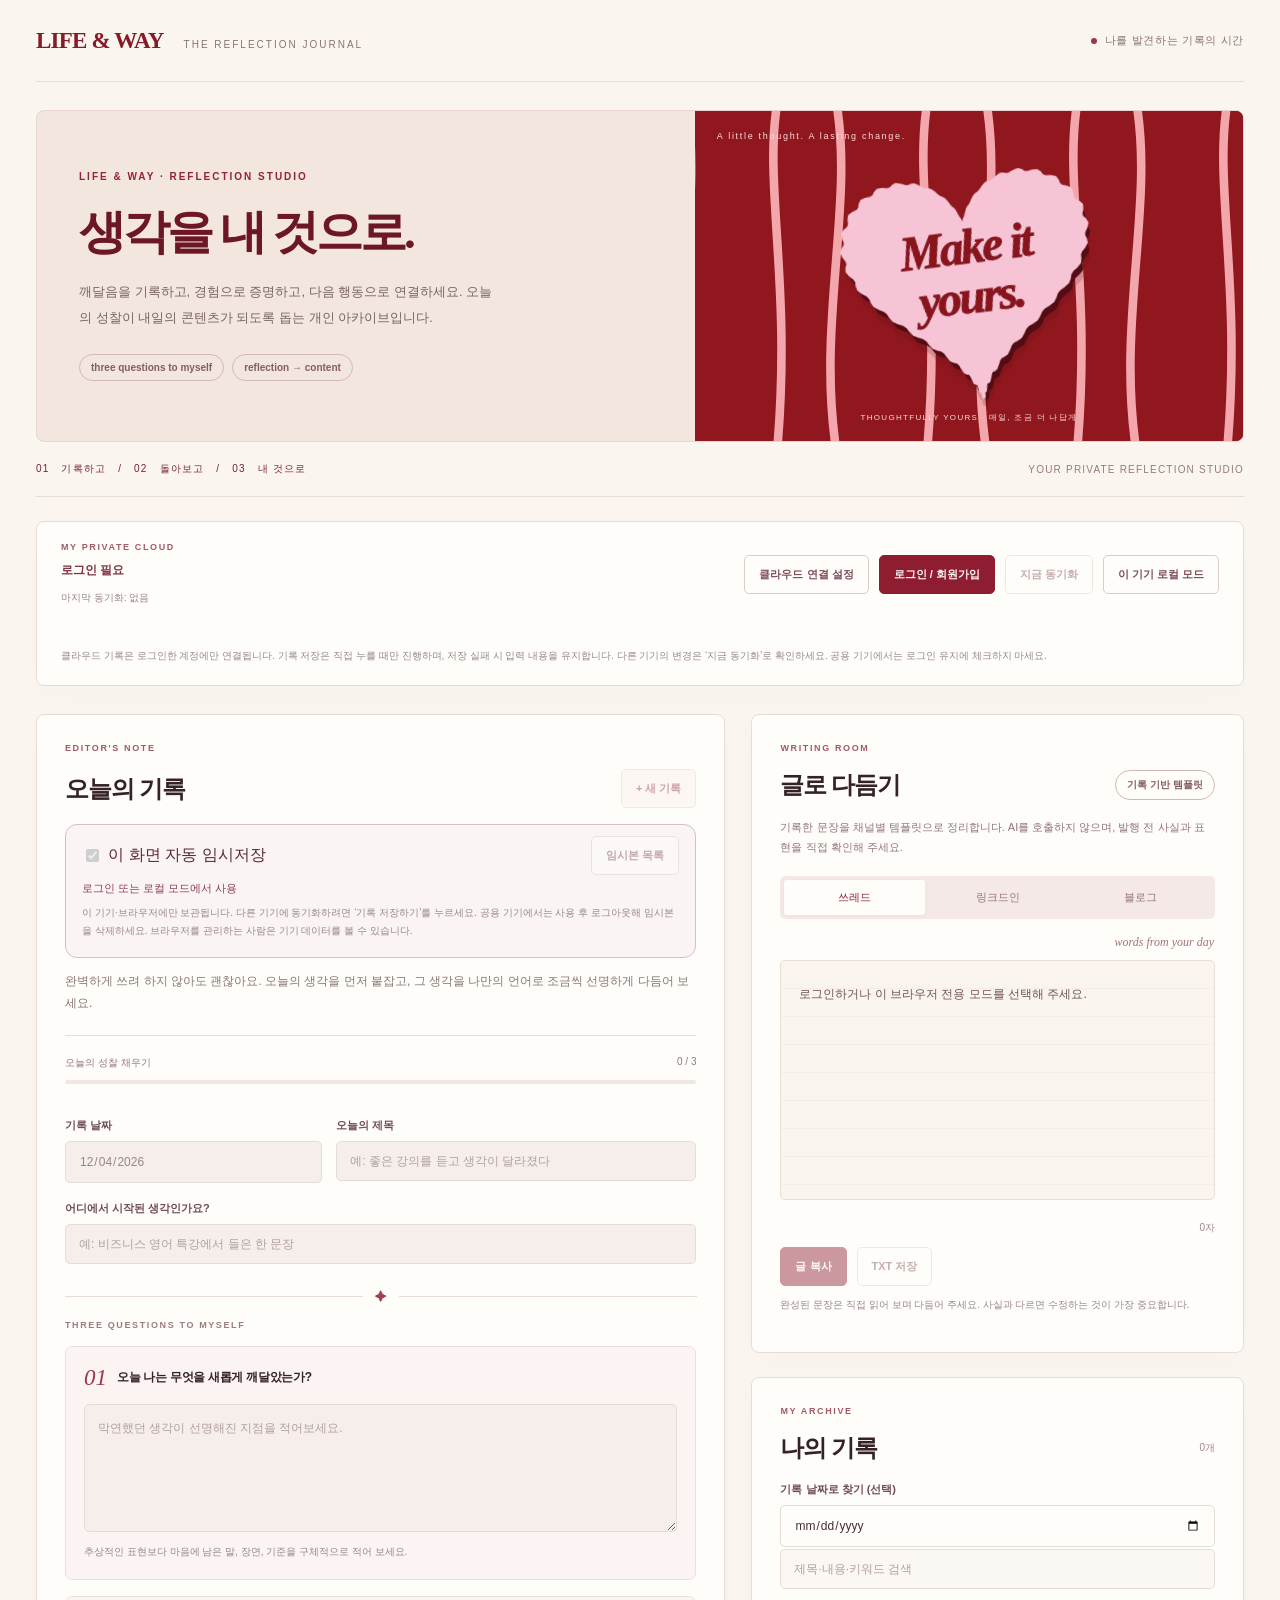
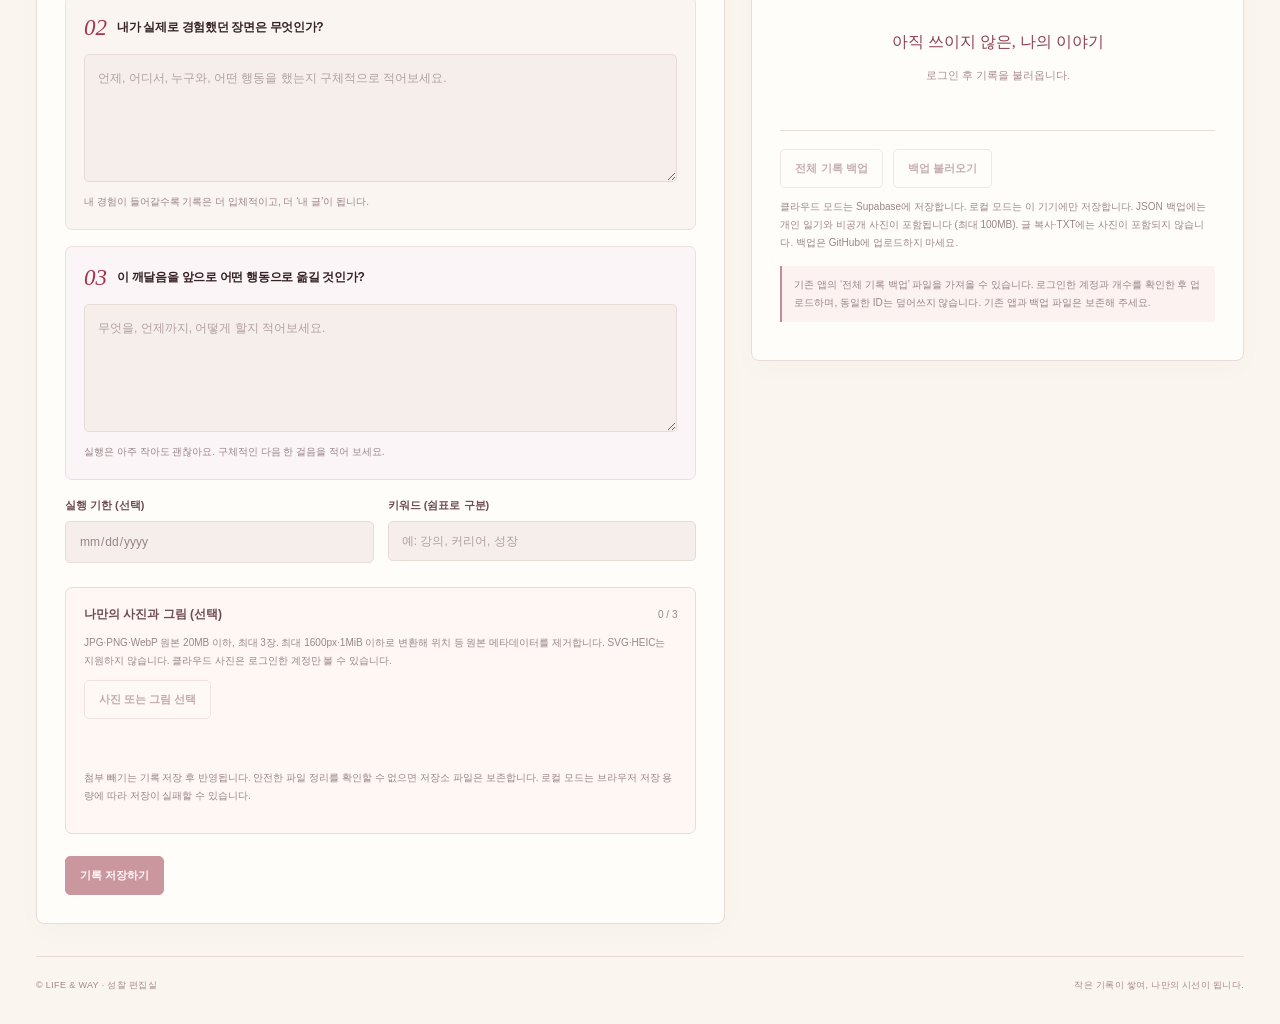
<file: index.html>
<!doctype html>
<html lang="ko">
<head>
<meta charset="utf-8">
<meta name="viewport" content="width=device-width,initial-scale=1">
<meta name="referrer" content="no-referrer">
<meta http-equiv="Content-Security-Policy" content="default-src 'self'; script-src 'self'; style-src 'self' 'unsafe-inline' https://fonts.googleapis.com; font-src 'self' https://fonts.gstatic.com; img-src 'self' data: blob:; connect-src https://*.supabase.co wss://*.supabase.co; object-src 'none'; base-uri 'none'; form-action 'self'">
<title>생각을 내 것으로 · 성찰 편집실</title>
<link rel="stylesheet" href="./assets/style.css?v=4-drafts">
<link rel="stylesheet" href="./assets/cloud.css?v=4-drafts">
<link rel="stylesheet" href="./assets/images.css?v=4-drafts">
<link rel="stylesheet" href="./assets/drafts.css?v=4-drafts">
</head>
<body>
<div class="wrap">
<nav class="masthead" aria-label="앱 이름"><div class="brand">LIFE &amp; WAY <small>THE REFLECTION JOURNAL</small></div><div class="masthead-right">나를 발견하는 기록의 시간</div></nav>
  <div class="header-shell">
    <header>
      <div class="hero-copy">
        <div class="eyebrow">LIFE &amp; WAY · REFLECTION STUDIO</div>
        <h1>생각을 내 것으로.</h1>
        <div class="hero-sub">깨달음을 기록하고, 경험으로 증명하고, 다음 행동으로 연결하세요. 오늘의 성찰이 내일의 콘텐츠가 되도록 돕는 개인 아카이브입니다.</div>
        <div class="hero-chip-row">
          <span class="chip">three questions to myself</span>
          <span class="chip">reflection → content</span>
        </div>
      </div>
<div class="hero-art" aria-hidden="true"><div class="art-caption">A little thought. A lasting change.</div><svg class="heart-art" viewBox="0 0 360 350"><path d="M180.00,119.73L180.00,120.13L180.02,120.62L180.07,120.00L180.17,118.23L180.33,116.53L180.56,115.75L180.87,115.15L181.29,113.40L181.86,110.41L182.57,107.58L183.35,105.94L184.24,104.67L185.34,102.14L186.74,98.23L188.30,94.65L189.85,92.66L191.46,91.26L193.44,88.45L195.90,84.12L198.51,80.32L200.88,78.56L203.20,77.59L206.09,75.07L209.72,70.87L213.41,67.43L216.48,66.43L219.34,66.39L223.02,64.66L227.74,61.15L232.35,58.58L235.86,58.74L238.93,59.94L243.14,59.37L248.70,56.99L253.94,55.67L257.50,57.16L260.38,59.71L264.71,60.47L270.73,59.48L276.18,59.57L279.34,62.38L281.58,66.15L285.59,68.21L291.59,68.67L296.77,70.14L299.09,74.05L300.28,78.74L303.53,81.89L309.02,83.67L313.45,86.33L314.56,90.98L314.39,96.20L316.50,100.14L321.03,102.99L324.31,106.53L323.97,111.53L322.27,116.87L323.01,121.24L326.21,124.87L328.08,128.98L326.21,133.97L323.01,139.06L322.27,143.56L323.97,147.70L324.31,152.11L321.03,156.81L316.50,161.42L314.39,165.82L314.56,170.27L313.45,174.78L309.02,179.05L303.53,183.04L300.28,187.24L299.09,191.88L296.77,196.42L291.59,200.21L285.59,203.58L281.58,207.55L279.34,212.35L276.18,216.90L270.73,220.23L264.71,223.02L260.38,226.79L257.50,231.77L253.94,236.35L248.70,239.27L243.14,241.52L238.93,245.12L235.86,250.28L232.35,254.91L227.74,257.44L223.02,259.17L219.34,262.58L216.48,267.88L213.41,272.49L209.72,274.60L206.09,275.76L203.20,278.90L200.88,284.22L198.51,288.70L195.90,290.27L193.44,290.75L191.46,293.49L189.85,298.64L188.30,302.79L186.74,303.66L185.34,303.34L184.24,305.49L183.35,310.22L182.57,313.82L181.86,313.85L181.29,312.60L180.87,313.98L180.56,318.06L180.33,320.89L180.17,319.97L180.07,317.72L180.02,318.19L180.00,321.42L180.00,323.33L180.00,321.42L179.98,318.19L179.93,317.72L179.83,319.97L179.67,320.89L179.44,318.06L179.13,313.98L178.71,312.60L178.14,313.85L177.43,313.82L176.65,310.22L175.76,305.49L174.66,303.34L173.26,303.66L171.70,302.79L170.15,298.64L168.54,293.49L166.56,290.75L164.10,290.27L161.49,288.70L159.12,284.22L156.80,278.90L153.91,275.76L150.28,274.60L146.59,272.49L143.52,267.88L140.66,262.58L136.98,259.17L132.26,257.44L127.65,254.91L124.14,250.28L121.07,245.12L116.86,241.52L111.30,239.27L106.06,236.35L102.50,231.77L99.62,226.79L95.29,223.02L89.27,220.23L83.82,216.90L80.66,212.35L78.42,207.55L74.41,203.58L68.41,200.21L63.23,196.42L60.91,191.88L59.72,187.24L56.47,183.04L50.98,179.05L46.55,174.78L45.44,170.27L45.61,165.82L43.50,161.42L38.97,156.81L35.69,152.11L36.03,147.70L37.73,143.56L36.99,139.06L33.79,133.97L31.92,128.98L33.79,124.87L36.99,121.24L37.73,116.87L36.03,111.53L35.69,106.53L38.97,102.99L43.50,100.14L45.61,96.20L45.44,90.98L46.55,86.33L50.98,83.67L56.47,81.89L59.72,78.74L60.91,74.05L63.23,70.14L68.41,68.67L74.41,68.21L78.42,66.15L80.66,62.38L83.82,59.57L89.27,59.48L95.29,60.47L99.62,59.71L102.50,57.16L106.06,55.67L111.30,56.99L116.86,59.37L121.07,59.94L124.14,58.74L127.65,58.58L132.26,61.15L136.98,64.66L140.66,66.39L143.52,66.43L146.59,67.43L150.28,70.87L153.91,75.07L156.80,77.59L159.12,78.56L161.49,80.32L164.10,84.12L166.56,88.45L168.54,91.26L170.15,92.66L171.70,94.65L173.26,98.23L174.66,102.14L175.76,104.67L176.65,105.94L177.43,107.58L178.14,110.41L178.71,113.40L179.13,115.15L179.44,115.75L179.67,116.53L179.83,118.23L179.93,120.00L179.98,120.62L180.00,120.13L180.00,119.73Z" fill="#530c13" transform="translate(3 10)"/><path d="M180.00,119.73L180.00,120.13L180.02,120.62L180.07,120.00L180.17,118.23L180.33,116.53L180.56,115.75L180.87,115.15L181.29,113.40L181.86,110.41L182.57,107.58L183.35,105.94L184.24,104.67L185.34,102.14L186.74,98.23L188.30,94.65L189.85,92.66L191.46,91.26L193.44,88.45L195.90,84.12L198.51,80.32L200.88,78.56L203.20,77.59L206.09,75.07L209.72,70.87L213.41,67.43L216.48,66.43L219.34,66.39L223.02,64.66L227.74,61.15L232.35,58.58L235.86,58.74L238.93,59.94L243.14,59.37L248.70,56.99L253.94,55.67L257.50,57.16L260.38,59.71L264.71,60.47L270.73,59.48L276.18,59.57L279.34,62.38L281.58,66.15L285.59,68.21L291.59,68.67L296.77,70.14L299.09,74.05L300.28,78.74L303.53,81.89L309.02,83.67L313.45,86.33L314.56,90.98L314.39,96.20L316.50,100.14L321.03,102.99L324.31,106.53L323.97,111.53L322.27,116.87L323.01,121.24L326.21,124.87L328.08,128.98L326.21,133.97L323.01,139.06L322.27,143.56L323.97,147.70L324.31,152.11L321.03,156.81L316.50,161.42L314.39,165.82L314.56,170.27L313.45,174.78L309.02,179.05L303.53,183.04L300.28,187.24L299.09,191.88L296.77,196.42L291.59,200.21L285.59,203.58L281.58,207.55L279.34,212.35L276.18,216.90L270.73,220.23L264.71,223.02L260.38,226.79L257.50,231.77L253.94,236.35L248.70,239.27L243.14,241.52L238.93,245.12L235.86,250.28L232.35,254.91L227.74,257.44L223.02,259.17L219.34,262.58L216.48,267.88L213.41,272.49L209.72,274.60L206.09,275.76L203.20,278.90L200.88,284.22L198.51,288.70L195.90,290.27L193.44,290.75L191.46,293.49L189.85,298.64L188.30,302.79L186.74,303.66L185.34,303.34L184.24,305.49L183.35,310.22L182.57,313.82L181.86,313.85L181.29,312.60L180.87,313.98L180.56,318.06L180.33,320.89L180.17,319.97L180.07,317.72L180.02,318.19L180.00,321.42L180.00,323.33L180.00,321.42L179.98,318.19L179.93,317.72L179.83,319.97L179.67,320.89L179.44,318.06L179.13,313.98L178.71,312.60L178.14,313.85L177.43,313.82L176.65,310.22L175.76,305.49L174.66,303.34L173.26,303.66L171.70,302.79L170.15,298.64L168.54,293.49L166.56,290.75L164.10,290.27L161.49,288.70L159.12,284.22L156.80,278.90L153.91,275.76L150.28,274.60L146.59,272.49L143.52,267.88L140.66,262.58L136.98,259.17L132.26,257.44L127.65,254.91L124.14,250.28L121.07,245.12L116.86,241.52L111.30,239.27L106.06,236.35L102.50,231.77L99.62,226.79L95.29,223.02L89.27,220.23L83.82,216.90L80.66,212.35L78.42,207.55L74.41,203.58L68.41,200.21L63.23,196.42L60.91,191.88L59.72,187.24L56.47,183.04L50.98,179.05L46.55,174.78L45.44,170.27L45.61,165.82L43.50,161.42L38.97,156.81L35.69,152.11L36.03,147.70L37.73,143.56L36.99,139.06L33.79,133.97L31.92,128.98L33.79,124.87L36.99,121.24L37.73,116.87L36.03,111.53L35.69,106.53L38.97,102.99L43.50,100.14L45.61,96.20L45.44,90.98L46.55,86.33L50.98,83.67L56.47,81.89L59.72,78.74L60.91,74.05L63.23,70.14L68.41,68.67L74.41,68.21L78.42,66.15L80.66,62.38L83.82,59.57L89.27,59.48L95.29,60.47L99.62,59.71L102.50,57.16L106.06,55.67L111.30,56.99L116.86,59.37L121.07,59.94L124.14,58.74L127.65,58.58L132.26,61.15L136.98,64.66L140.66,66.39L143.52,66.43L146.59,67.43L150.28,70.87L153.91,75.07L156.80,77.59L159.12,78.56L161.49,80.32L164.10,84.12L166.56,88.45L168.54,91.26L170.15,92.66L171.70,94.65L173.26,98.23L174.66,102.14L175.76,104.67L176.65,105.94L177.43,107.58L178.14,110.41L178.71,113.40L179.13,115.15L179.44,115.75L179.67,116.53L179.83,118.23L179.93,120.00L179.98,120.62L180.00,120.13L180.00,119.73Z" fill="#f7c4d5" stroke="#f7c4d5" stroke-width="4"/><text x="180" y="159" text-anchor="middle" class="heart-type">Make it</text><text x="180" y="220" text-anchor="middle" class="heart-type">yours.</text></svg><span class="art-footer">THOUGHTFULLY YOURS · 매일, 조금 더 나답게</span></div>
    </header>
  </div>

  <div class="studio-strip"><b>01 &nbsp; 기록하고 &nbsp; / &nbsp; 02 &nbsp; 돌아보고 &nbsp; / &nbsp; 03 &nbsp; 내 것으로</b><span>YOUR PRIVATE REFLECTION STUDIO</span></div>
<section class="panel cloud-panel no-print" aria-label="계정 및 동기화"><div class="row between"><div><div class="panel-sticker">MY PRIVATE CLOUD</div><strong id="cloudStatus" role="status" aria-live="polite">로그인 전 · 클라우드 미연결</strong><p class="hint" id="lastSync">마지막 동기화: 없음</p></div><div class="row"><button id="configBtn" class="btn">클라우드 연결 설정</button><button id="authBtn" class="btn primary">로그인 / 회원가입</button><button id="syncBtn" class="btn" disabled>지금 동기화</button><button id="logoutBtn" class="btn hidden">로그아웃</button><button id="localBtn" class="btn">이 기기 로컬 모드</button></div></div><p id="cloudError" class="status" role="alert"></p><p class="hint">클라우드 기록은 로그인한 계정에만 연결됩니다. 기록 저장은 직접 누를 때만 진행하며, 저장 실패 시 입력 내용을 유지합니다. 다른 기기의 변경은 ‘지금 동기화’로 확인하세요. 공용 기기에서는 로그인 유지에 체크하지 마세요.</p><div id="importReport" class="hint" role="status" aria-live="polite"></div></section>
  <div class="layout">
    <main class="panel">
      <div class="panel-sticker">EDITOR'S NOTE</div>
      <div class="row between section-top">
        <div class="section-title"><span class="section-icon">✿</span><h2 id="editorTitle">오늘의 기록</h2></div>
        <button id="newBtn" class="btn secondary no-print">+ 새 기록</button>
      </div>

      <aside class="draft-panel no-print" aria-label="기기 임시저장"><div class="draft-tools"><label><input type="checkbox" id="draftOn" checked> 이 화면 자동 임시저장</label><button type="button" class="btn" id="draftPick" disabled>임시본 목록</button></div><p id="draftStatus" class="status" role="status" aria-live="polite">임시저장 대기</p><p class="hint">이 기기·브라우저에만 보관됩니다. 다른 기기에 동기화하려면 ‘기록 저장하기’를 누르세요. 공용 기기에서는 사용 후 로그아웃해 임시본을 삭제하세요. 브라우저를 관리하는 사람은 기기 데이터를 볼 수 있습니다.</p></aside>
      <div class="editor-intro"><div>완벽하게 쓰려 하지 않아도 괜찮아요. 오늘의 생각을 먼저 붙잡고, 그 생각을 나만의 언어로 조금씩 선명하게 다듬어 보세요.</div></div>

      <div class="progress-box">
        <div class="progress-title"><span>오늘의 성찰 채우기</span><span id="progressLabel">0 / 3</span></div>
        <div class="progress-track"><div id="progressFill" class="progress-fill"></div></div>
      </div>

      <div class="grid-2">
        <label class="field"><span>기록 날짜</span><input id="date" type="date"></label>
        <label class="field"><span>오늘의 제목</span><input id="title" placeholder="예: 좋은 강의를 듣고 생각이 달라졌다"></label>
      </div>

      <label class="field"><span>어디에서 시작된 생각인가요?</span><input id="trigger" placeholder="예: 비즈니스 영어 특강에서 들은 한 문장"></label>

      <div class="divider-word">✦</div>
      <div class="question-eyebrow">THREE QUESTIONS TO MYSELF</div>

      <label class="prompt-card q1 field">
        <div class="prompt-head"><span class="q-num">01</span><strong>오늘 나는 무엇을 새롭게 깨달았는가?</strong></div>
        <textarea id="insight" placeholder="막연했던 생각이 선명해진 지점을 적어보세요."></textarea>
        <small>추상적인 표현보다 마음에 남은 말, 장면, 기준을 구체적으로 적어 보세요.</small>
      </label>

      <label class="prompt-card q2 field">
        <div class="prompt-head"><span class="q-num">02</span><strong>내가 실제로 경험했던 장면은 무엇인가?</strong></div>
        <textarea id="experience" placeholder="언제, 어디서, 누구와, 어떤 행동을 했는지 구체적으로 적어보세요."></textarea>
        <small>내 경험이 들어갈수록 기록은 더 입체적이고, 더 ‘내 글’이 됩니다.</small>
      </label>

      <label class="prompt-card q3 field">
        <div class="prompt-head"><span class="q-num">03</span><strong>이 깨달음을 앞으로 어떤 행동으로 옮길 것인가?</strong></div>
        <textarea id="action" placeholder="무엇을, 언제까지, 어떻게 할지 적어보세요."></textarea>
        <small>실행은 아주 작아도 괜찮아요. 구체적인 다음 한 걸음을 적어 보세요.</small>
      </label>

      <div class="input-stack">
        <label class="field"><span>실행 기한 (선택)</span><input id="deadline" type="date"></label>
        <label class="field"><span>키워드 (쉼표로 구분)</span><input id="tags" placeholder="예: 강의, 커리어, 성장"></label>
      </div>

      <section class="image-section" aria-labelledby="imagesTitle">
        <div class="row between"><strong id="imagesTitle">나만의 사진과 그림 (선택)</strong><span id="imageCount" class="hint">0 / 3</span></div>
        <p class="hint">JPG·PNG·WebP 원본 20MB 이하, 최대 3장. 최대 1600px·1MiB 이하로 변환해 위치 등 원본 메타데이터를 제거합니다. SVG·HEIC는 지원하지 않습니다. 클라우드 사진은 로그인한 계정만 볼 수 있습니다.</p>
        <button type="button" id="chooseImages" class="btn no-print">사진 또는 그림 선택</button>
        <input type="file" id="imageFile" class="hidden" accept="image/jpeg,image/png,image/webp,.jpg,.jpeg,.png,.webp" multiple>
        <p id="imageStatus" class="status" role="status" aria-live="polite"></p><div id="imageGallery" class="image-gallery"></div>
        <p class="hint">첨부 빼기는 기록 저장 후 반영됩니다. 안전한 파일 정리를 확인할 수 없으면 저장소 파일은 보존합니다. 로컬 모드는 브라우저 저장 용량에 따라 저장이 실패할 수 있습니다.</p>
      </section>
      <div class="row no-print" style="margin-top:22px">
        <button class="btn primary" id="saveBtn">기록 저장하기</button>
        <button class="btn danger hidden" id="deleteBtn">기록 삭제</button>
        <span class="status" id="status" role="status" aria-live="polite"></span>
      </div>
    </main>

    <aside class="right-stack">
      <section class="panel">
        <div class="panel-sticker">WRITING ROOM</div>
        <div class="row between section-top">
          <div class="section-title"><span class="section-icon">✦</span><h2>글로 다듬기</h2></div>
          <span class="chip">기록 기반 템플릿</span>
        </div>
        <div class="micro-note">기록한 문장을 채널별 템플릿으로 정리합니다. AI를 호출하지 않으며, 발행 전 사실과 표현을 직접 확인해 주세요.</div>
        <div class="tabbar no-print" role="tablist">
          <button class="tab active" data-mode="threads">쓰레드</button>
          <button class="tab" data-mode="linkedin">링크드인</button>
          <button class="tab" data-mode="blog">블로그</button>
        </div>
        <div class="preview-wrap">
          <div class="preview-badge">words from your day</div>
          <div id="preview" class="preview"></div>
          <div id="previewGallery" class="image-preview-gallery" aria-label="첨부 사진 미리보기"></div>
        </div>
        <div class="counter"><span id="count">0</span>자</div>
        <div class="row no-print" style="margin-top:12px">
          <button class="btn primary" id="copyBtn">글 복사</button>
          <button class="btn" id="downloadTxt">TXT 저장</button>
        </div>
        <p class="hint">완성된 문장은 직접 읽어 보며 다듬어 주세요. 사실과 다르면 수정하는 것이 가장 중요합니다.</p>
      </section>

      <section class="panel archive-panel no-print">
        <div class="panel-sticker">MY ARCHIVE</div>
        <div class="row between section-top">
          <div class="section-title"><span class="section-icon">☘</span><h2>나의 기록</h2></div>
          <span id="total" class="hint"></span>
        </div>
        <label class="field"><span>기록 날짜로 찾기 (선택)</span><input id="dateFilter" type="date"></label><input class="search" id="search" placeholder="제목·내용·키워드 검색" aria-label="기록 검색">
        <div id="entries" class="entries"></div>
        <hr class="divider">
        <div class="row">
          <button class="btn" id="exportBtn">전체 기록 백업</button>
          <button class="btn" id="importBtn">백업 불러오기</button>
          <input id="importFile" class="hidden" type="file" accept="application/json,.json">
        </div>
        <p class="hint">클라우드 모드는 Supabase에 저장합니다. 로컬 모드는 이 기기에만 저장합니다. JSON 백업에는 개인 일기와 비공개 사진이 포함됩니다 (최대 100MB). 글 복사·TXT에는 사진이 포함되지 않습니다. 백업은 GitHub에 업로드하지 마세요.</p><p class="hint archive-note">기존 앱의 ‘전체 기록 백업’ 파일을 가져올 수 있습니다. 로그인한 계정과 개수를 확인한 후 업로드하며, 동일한 ID는 덮어쓰지 않습니다. 기존 앱과 백업 파일은 보존해 주세요.</p>
      </section>
    </aside>
  </div>

  <footer class="footer"><span>© LIFE &amp; WAY · 성찰 편집실</span><span>작은 기록이 쌓여, 나만의 시선이 됩니다.</span></footer>
</div>

<script src="./assets/vendor/supabase.min.js" defer></script>
<script src="./assets/public-config.js" defer></script>
<script src="./assets/drafts.js?v=4-drafts" defer></script>
<script src="./assets/app.js?v=4-drafts" defer></script>

<dialog id="draftDialog" aria-labelledby="draftListTitle"><div class="row between"><h2 id="draftListTitle">이 기기의 임시본</h2><button type="button" class="btn" data-close="draftDialog">닫기</button></div><p class="hint">열어도 클라우드 기록은 변경되지 않습니다.</p><div id="draftList"></div></dialog>
<dialog id="configDialog" aria-labelledby="configTitle"><form id="configForm"><div class="row between"><h2 id="configTitle">클라우드 연결 설정</h2><button type="button" class="btn" data-close="configDialog">닫기</button></div><p class="hint">이 앱 전용 Supabase 프로젝트의 주소와 Publishable key만 입력하세요. 비밀 키는 입력하지 마세요. 노트북과 휴대폰에서 같은 값을 입력합니다.</p><label class="field"><span>Project URL</span><input id="projectUrl" type="url" required placeholder="https://프로젝트ID.supabase.co" autocomplete="off"></label><label class="field"><span>Publishable key</span><input id="publishableKey" required placeholder="sb_publishable_…" autocomplete="off" spellcheck="false"></label><p class="hint">연결 정보와 작성 중인 임시본은 이 브라우저에 보관될 수 있습니다. 일기는 GitHub에 저장되지 않습니다.</p><button id="configSave" class="btn primary" type="submit">연결 정보 저장</button><p id="configMessage" class="status" role="alert"></p></form></dialog>
<dialog id="authDialog" aria-labelledby="authTitle"><form id="authForm"><div class="row between"><h2 id="authTitle">나의 성찰 계정</h2><button type="button" class="btn" data-close="authDialog">닫기</button></div><label class="field"><span>이메일</span><input id="email" type="email" autocomplete="username" required></label><label class="field"><span>비밀번호 (회원가입 시 12자 이상)</span><input id="password" type="password" autocomplete="current-password"></label><label class="field"><span>비밀번호 확인 (회원가입·재설정 시)</span><input id="passwordConfirm" type="password" autocomplete="new-password"></label><label class="remember-row"><input type="checkbox" id="remember"> 이 기기에서 로그인 유지 (개인 기기만)</label><div class="row"><button type="button" id="loginBtn" class="btn primary">로그인</button><button type="button" id="signupBtn" class="btn">새 계정 만들기</button><button type="button" id="resetPasswordBtn" class="btn">재설정 이메일 보내기</button><button type="button" id="updatePasswordBtn" class="btn hidden">새 비밀번호 저장</button></div><p id="authMessage" class="status" role="status" aria-live="polite"></p><p class="hint">계정 비밀번호는 Supabase Auth에서 처리합니다. 자동 임시저장을 켜면 작성 중인 글과 사진을 이 기기에 보관합니다. 명시적으로 로그아웃하면 현재 계정의 임시본을 삭제합니다.</p></form></dialog>
<dialog id="conflictDialog" aria-labelledby="conflictTitle"><h2 id="conflictTitle">다른 버전이 발견됐어요</h2><p class="hint">다른 기기에서 수정하거나 삭제한 기록입니다. 자동으로 덮어쓰지 않습니다. 입력 내용을 비교한 뒤 선택하세요.</p><div class="conflict-grid"><section><h3>내 입력 내용</h3><pre id="conflictLocal"></pre></section><section><h3>클라우드의 최신 내용</h3><pre id="conflictRemote"></pre></section></div><div class="row"><button id="conflictLoad" class="btn">클라우드 버전 열기</button><button id="conflictNew" class="btn primary">내 입력을 새 기록으로 저장</button><button id="conflictCancel" class="btn">취소 · 입력 유지</button></div></dialog>
<dialog id="imageDialog" aria-labelledby="imageDialogTitle"><div class="row between"><h2 id="imageDialogTitle">첨부 사진 보기</h2><button type="button" class="btn" data-close="imageDialog">닫기</button></div><img id="enlargedImage" alt=""><p id="enlargedCaption" class="hint"></p></dialog>
</body>
</html>
</file>
<file: assets/style.css>
@import url('https://fonts.googleapis.com/css2?family=DM+Sans:wght@400;500;600;700&family=Nanum+Myeongjo:wght@400;700;800&display=swap');

:root{--bg:#faf5ef;--paper:#fffdf9;--paper-2:#fff7f3;--sage:#941c29;--sage-soft:#f8e8e7;--coral:#941c29;--rose:#f7c4d5;--lav:#f9eff1;--sun:#edddcc;--ink:#352226;--muted:#806c70;--line:#e9dcd6;--shadow:0 8px 30px #58212a05;--shadow-strong:0 12px 35px #58212a10;font-family:'DM Sans','Malgun Gothic',sans-serif}
*{box-sizing:border-box}html,body{margin:0;padding:0}html{scroll-behavior:smooth}body{min-height:100vh;color:var(--ink);background:var(--bg)}button,input,textarea,select{font:inherit}button{cursor:pointer}button:disabled{opacity:.45;cursor:not-allowed}button:focus-visible,.entry:focus-visible{outline:3px solid #ba5266;outline-offset:4px}.wrap{max-width:1320px;margin:auto;padding:0 36px 32px}.masthead{height:82px;display:flex;align-items:center;justify-content:space-between;border-bottom:1px solid var(--line);margin-bottom:28px}.brand{font-family:Georgia,'Nanum Myeongjo',serif;font-size:23px;font-weight:bold;color:#861b28;letter-spacing:-.8px}.brand small{font:10px 'DM Sans',sans-serif;letter-spacing:2px;margin-left:16px;color:#8a7476}.masthead-right{font-size:11px;color:#8b7477;letter-spacing:.06em}.masthead-right::before{content:'';display:inline-block;width:6px;height:6px;background:#9c3545;border-radius:50%;margin-right:8px}
header{display:grid;grid-template-columns:1.2fr 1fr;overflow:hidden;background:#f2e6de;border:1px solid #e6d6cf;border-radius:8px;min-height:330px}.hero-copy{padding:44px 42px;align-self:center}.eyebrow{font-size:10px;font-weight:700;letter-spacing:.2em;color:#922435}h1{font-family:'Nanum Myeongjo',serif;font-size:clamp(32px,3.7vw,49px);line-height:1.3;margin:20px 0 16px;letter-spacing:-.065em;font-weight:800;color:#6d1725}.hero-sub{max-width:415px;font-size:13px;line-height:1.95;color:#796264}.hero-chip-row{display:flex;gap:8px;flex-wrap:wrap;margin-top:24px}.chip{display:inline-flex;align-items:center;background:transparent;border:1px solid #cfb9b6;color:#855c63;border-radius:30px;padding:7px 11px;font-size:10px;font-weight:600}.hero-art{position:relative;min-height:330px;background:#8f171d url('data:image/svg+xml,%3Csvg%20xmlns%3D%22http%3A%2F%2Fwww.w3.org%2F2000%2Fsvg%22%20width%3D%22180%22%20height%3D%22500%22%20viewBox%3D%220%200%20180%20500%22%3E%3Crect%20width%3D%22180%22%20height%3D%22500%22%20fill%3D%22%238f171d%22%2F%3E%3Cpath%20d%3D%22M28-20C4%20110%2050%20260%2026%20520M115-20C145%20140%2085%20320%20117%20520%22%20fill%3D%22none%22%20stroke%3D%22%23f4a6ad%22%20stroke-width%3D%2213%22%2F%3E%3C%2Fsvg%3E') center/150px 100%;display:flex;justify-content:center;align-items:center;overflow:hidden}.heart-art{width:300px;height:292px;transform:rotate(-7deg);filter:drop-shadow(0 7px 0 #600e1530)}.heart-type{font-family:Georgia,serif;font-size:57px;font-style:italic;font-weight:900;letter-spacing:-3px;fill:#8a141c;paint-order:stroke;stroke:#6c0b14;stroke-width:1}.art-caption,.art-footer{position:absolute;z-index:1;color:#ffd9da;font-size:9px;letter-spacing:1.7px}.art-caption{top:20px;left:22px}.art-footer{bottom:18px;font-size:8px;letter-spacing:1.3px}.studio-strip{display:flex;align-items:center;justify-content:space-between;padding:20px 0;border-bottom:1px solid var(--line);font-size:10px;letter-spacing:.12em;color:#987a7d}.studio-strip b{font-weight:500;color:#782331}.layout{display:grid;grid-template-columns:minmax(0,1.4fr) minmax(340px,1fr);gap:26px;align-items:start;margin-top:28px}.panel{position:relative;background:var(--paper);border:1px solid var(--line);border-radius:8px;padding:28px;box-shadow:var(--shadow)}.panel-sticker{display:block;color:#a45967;font-size:9px;font-weight:700;letter-spacing:.18em;margin-bottom:16px}.row{display:flex;align-items:center;gap:10px;flex-wrap:wrap}.between{justify-content:space-between}.section-top{margin-bottom:16px}.section-title{display:flex;align-items:center;gap:9px}.section-title h2{margin:0;font-family:'Nanum Myeongjo',serif;font-size:24px;letter-spacing:-1px}.section-icon{display:none}.editor-intro{padding:0 0 20px;border-bottom:1px solid var(--line);color:#8a7779;font-size:12px;line-height:1.85;margin-bottom:20px}.editor-intro>span{display:none}.progress-box{margin-bottom:16px}.progress-title{display:flex;justify-content:space-between;font-size:10px;font-weight:500;color:#96767e;margin-bottom:10px}.progress-track{height:4px;border-radius:9px;background:#f2e6e5;overflow:hidden}.progress-fill{height:100%;width:0;background:#9b2437;transition:width .22s}.grid-2{display:grid;grid-template-columns:1fr 1.4fr;gap:14px}.field{display:block;margin-top:18px}.field>span{display:block;font-size:11px;font-weight:700;color:#6f4c55;margin-bottom:8px}input,textarea,select,.search{width:100%;border:1px solid #e7dbd5;background:#fffdfa;border-radius:5px;padding:12px 13px;outline:none;color:#452e35;transition:border-color .18s,box-shadow .18s;font-size:12px;min-width:0}input:focus,textarea:focus,select:focus,.search:focus{border-color:#ae596b;box-shadow:0 0 0 3px #f4dce3}textarea{min-height:128px;resize:vertical;line-height:1.9}input::placeholder,textarea::placeholder{color:#b2a1a2}small,.hint{font-size:10px;line-height:1.8;color:#99858a}.divider-word{display:flex;align-items:center;gap:12px;margin:26px 0 16px;color:#a33d50;font-size:12px}.divider-word::before,.divider-word::after{content:'';height:1px;flex:1;background:var(--line)}.question-eyebrow{font-size:9px;color:#9c7c82;letter-spacing:.18em;font-weight:600}.prompt-card{position:relative;margin-top:16px;padding:18px;border:1px solid #eddfdf;border-radius:7px;background:#fcf3f3}.prompt-card.q2{background:#faf5f1}.prompt-card.q3{background:#fbf5f7}.prompt-head{display:flex;align-items:center;gap:10px;margin-bottom:13px}.q-num{font-family:Georgia,serif;font-style:italic;font-size:23px;color:#a3344a;flex-shrink:0}.prompt-head strong{font-size:12px;letter-spacing:-.3px;line-height:1.6}.prompt-card textarea{background:#fffdfa}.prompt-card small{display:block;margin-top:7px}.input-stack{display:grid;grid-template-columns:1fr 1fr;gap:14px}.btn{border:1px solid #ddcaca;background:#fffdfa;color:#7e4e59;border-radius:5px;padding:11px 14px;font-weight:600;font-size:11px;transition:background .15s,transform .15s}.btn:hover{background:#f9e9ec;transform:translateY(-1px)}.btn.primary{background:#8e1d31;border-color:#8e1d31;color:#fff6f6}.btn.primary:hover{background:#701426}.btn.secondary{background:#fbf0ed;border-color:#e6cfcc;color:#8d3548}.btn.danger{border-color:#e4c5c5;color:#a23742}.status{font-size:11px;color:#8c3d51;min-height:18px}.tabbar{display:grid;grid-template-columns:repeat(3,1fr);gap:3px;padding:4px;border-radius:5px;background:#f4e9e6;margin-bottom:16px}.tab{border:0;border-radius:3px;padding:10px 6px;background:transparent;color:#99747b;font-size:11px;font-weight:500}.tab.active{background:#fffdfa;color:#8c2034;box-shadow:0 1px 5px #5c182b0d}.preview-wrap{position:relative}.preview-badge{color:#a4727d;font-family:Georgia,serif;font-style:italic;font-size:12px;text-align:right;padding:0 1px 10px}.preview{background:repeating-linear-gradient(transparent 0 27px,#ebdcd650 27px 28px),#f9f4ee;border:1px solid #eaddd6;border-radius:5px;padding:19px 18px;min-height:240px;white-space:pre-wrap;line-height:28px;font-size:12px;color:#71535c;overflow-wrap:anywhere}.counter{font-size:10px;color:#a1878d;text-align:right;margin-top:9px;font-variant-numeric:tabular-nums}.micro-note{color:#93737c;font-size:11px;line-height:1.85;margin-bottom:18px}.search{margin-top:2px;background:#fbf7f3}.entries{margin-top:12px;max-height:420px;overflow:auto}.entry{background:#fffdfa;border-bottom:1px solid #eee1dc;padding:15px 4px;cursor:pointer;transition:background .15s}.entry:hover{background:#fcf1f2}.entry strong{display:block;margin:7px 0 5px;font-size:12px;color:#6f293c}.entry p{margin:0;font-size:11px;line-height:1.7;color:#9a8187}.date{font-size:9px;color:#a77c87;letter-spacing:.04em}.divider{border:0;border-top:1px solid var(--line);margin:18px 0}.empty{text-align:center;padding:26px 10px;color:#ab8d94;font-size:11px;line-height:1.9}.empty::before{content:'아직 쓰이지 않은, 나의 이야기';display:block;font-family:'Nanum Myeongjo',serif;font-size:16px;color:#8d4153;margin-bottom:8px}.archive-note{margin-top:14px;padding:10px 12px;background:#fcf2f0;border-left:2px solid #c68b95}.footer{display:flex;justify-content:space-between;border-top:1px solid var(--line);padding-top:22px;font-size:9px;color:#a5898f;letter-spacing:.04em;margin-top:32px}.hidden{display:none!important}.right-stack{display:grid;gap:24px}
@media(min-width:1050px){.right-stack{position:sticky;top:24px}}
@media(max-width:1020px){.wrap{padding:0 24px 24px}.hero-copy{padding:30px}.hero-art{min-height:320px}.layout{grid-template-columns:1fr 0.85fr;gap:18px}.panel{padding:22px}.brand small{display:none}.heart-art{width:260px}}
@media(max-width:760px){.wrap{padding:0 16px 24px}.masthead{height:66px;margin-bottom:18px}.masthead-right{font-size:9px}.brand{font-size:20px}header{grid-template-columns:1fr}.hero-copy{padding:30px 26px}h1{font-size:37px}.hero-art{min-height:255px}.heart-art{height:245px;width:255px}.art-caption{font-size:8px}.layout{grid-template-columns:1fr;margin-top:20px;gap:20px}.studio-strip{font-size:8px;letter-spacing:.04em}.panel{padding:22px 18px}.grid-2,.input-stack{grid-template-columns:1fr}.footer{display:block;line-height:2}.footer span{display:block}.prompt-head strong{font-size:12px}.section-title h2{font-size:23px}.hero-sub{font-size:12px}.hero-chip-row{margin-top:18px}}
@media(prefers-reduced-motion:reduce){*{scroll-behavior:auto!important;transition:none!important}}@media print{.no-print,.masthead,.hero-art,.studio-strip,.panel-sticker{display:none!important}body{background:white}.wrap{max-width:none;padding:0}.layout{display:block}.panel,header{box-shadow:none;border-color:#ccc;break-inside:avoid}.right-stack{position:static}header{display:block;min-height:0}.hero-copy{padding:20px}.footer{margin-top:20px}}
</file>
<file: assets/cloud.css>
.cloud-panel{margin-top:24px;padding:20px 24px}.cloud-panel .panel-sticker{margin-bottom:8px}.cloud-panel strong{font-size:12px;color:#7e3549}.cloud-panel .hint{margin-bottom:0}.cloud-panel .status{white-space:pre-wrap;overflow-wrap:anywhere}dialog{width:min(600px,calc(100% - 28px));max-height:85vh;overflow:auto;border:1px solid var(--line);border-radius:8px;background:var(--paper);color:var(--ink);padding:26px;box-shadow:0 20px 80px #48172230}dialog::backdrop{background:#35222680}dialog h2{font-family:'Nanum Myeongjo',serif;font-size:22px;margin:0 0 8px}dialog h3{font-size:12px}dialog .row{margin-top:18px}dialog .status{margin-top:14px;white-space:pre-wrap}.remember-row{display:flex;align-items:center;gap:9px;font-size:11px;color:#806c70;margin:20px 0}.remember-row input{width:auto}.conflict-grid{display:grid;grid-template-columns:1fr 1fr;gap:14px}.conflict-grid pre{white-space:pre-wrap;overflow-wrap:anywhere;font:12px/1.8 'Malgun Gothic',sans-serif;background:#faf1f2;padding:12px;border:1px solid var(--line);max-height:280px;overflow:auto}#conflictDialog{width:min(850px,calc(100% - 28px))}#importReport{white-space:pre-wrap;overflow-wrap:anywhere}input:disabled,textarea:disabled{background:#f5eeea;color:#99858a}button:disabled:hover{transform:none}.cloud-panel .row>div{min-width:0}@media(max-width:760px){.cloud-panel{padding:18px}.conflict-grid{grid-template-columns:1fr}dialog{padding:20px}.cloud-panel .row{gap:8px}}@media print{dialog{display:none!important}}
</file>
<file: assets/images.css>
.image-section{margin-top:24px;padding:18px;border:1px solid var(--line);border-radius:7px;background:var(--paper-2)}.image-section> .row>strong{font-size:12px;color:#6f4c55}.image-gallery{display:grid;grid-template-columns:repeat(auto-fit,minmax(140px,1fr));gap:12px}.image-card{margin:0;min-width:0;padding:10px;border:1px solid var(--line);border-radius:5px;background:var(--paper)}.image-card figcaption{font-size:10px;color:var(--muted);overflow-wrap:anywhere;margin:8px 0}.image-card input{margin-bottom:8px}.image-thumb{display:block;width:100%;border:1px solid var(--line);border-radius:5px;background:var(--lav);padding:0;overflow:hidden;color:var(--muted);font-size:11px;min-height:90px}.image-thumb img{display:block;width:100%;height:145px;object-fit:contain}.image-preview-gallery{display:grid;grid-template-columns:repeat(3,minmax(0,1fr));gap:8px;margin-top:12px}.image-preview-gallery .image-thumb img{height:100px}.image-indicator{font-size:10px;color:var(--sage)}#imageDialog{width:min(1000px,calc(100% - 28px))}#enlargedImage{display:block;max-width:100%;max-height:65vh;object-fit:contain;margin:16px auto}#enlargedCaption{white-space:pre-wrap;overflow-wrap:anywhere}@media(max-width:420px){.image-gallery{grid-template-columns:1fr}.image-thumb img{height:180px}}@media print{.image-card input,.image-card .row{display:none}.image-section{break-inside:avoid}}
</file>
<file: assets/drafts.css>
/* Extend the existing burgundy palette; inherit the editor typography. */
.draft-panel{border:1px solid #d9bdc5;border-radius:12px;background:#faf4f5;padding:.7rem 1rem;margin:.75rem 0;color:#5c2939}
.draft-tools,.draft-row{display:flex;align-items:center;gap:.55rem;flex-wrap:wrap}.draft-tools{justify-content:space-between}.draft-tools label{display:inline-flex;align-items:center;gap:.4rem}.draft-tools input{accent-color:#78364a;width:auto}.draft-panel p{margin:.35rem 0}.draft-row{padding:.5rem 0;border-bottom:1px solid #d9bdc5}.draft-row span{flex:1 1 12rem;overflow-wrap:anywhere}#draftDialog{max-height:80vh;overflow:auto}
</file>
